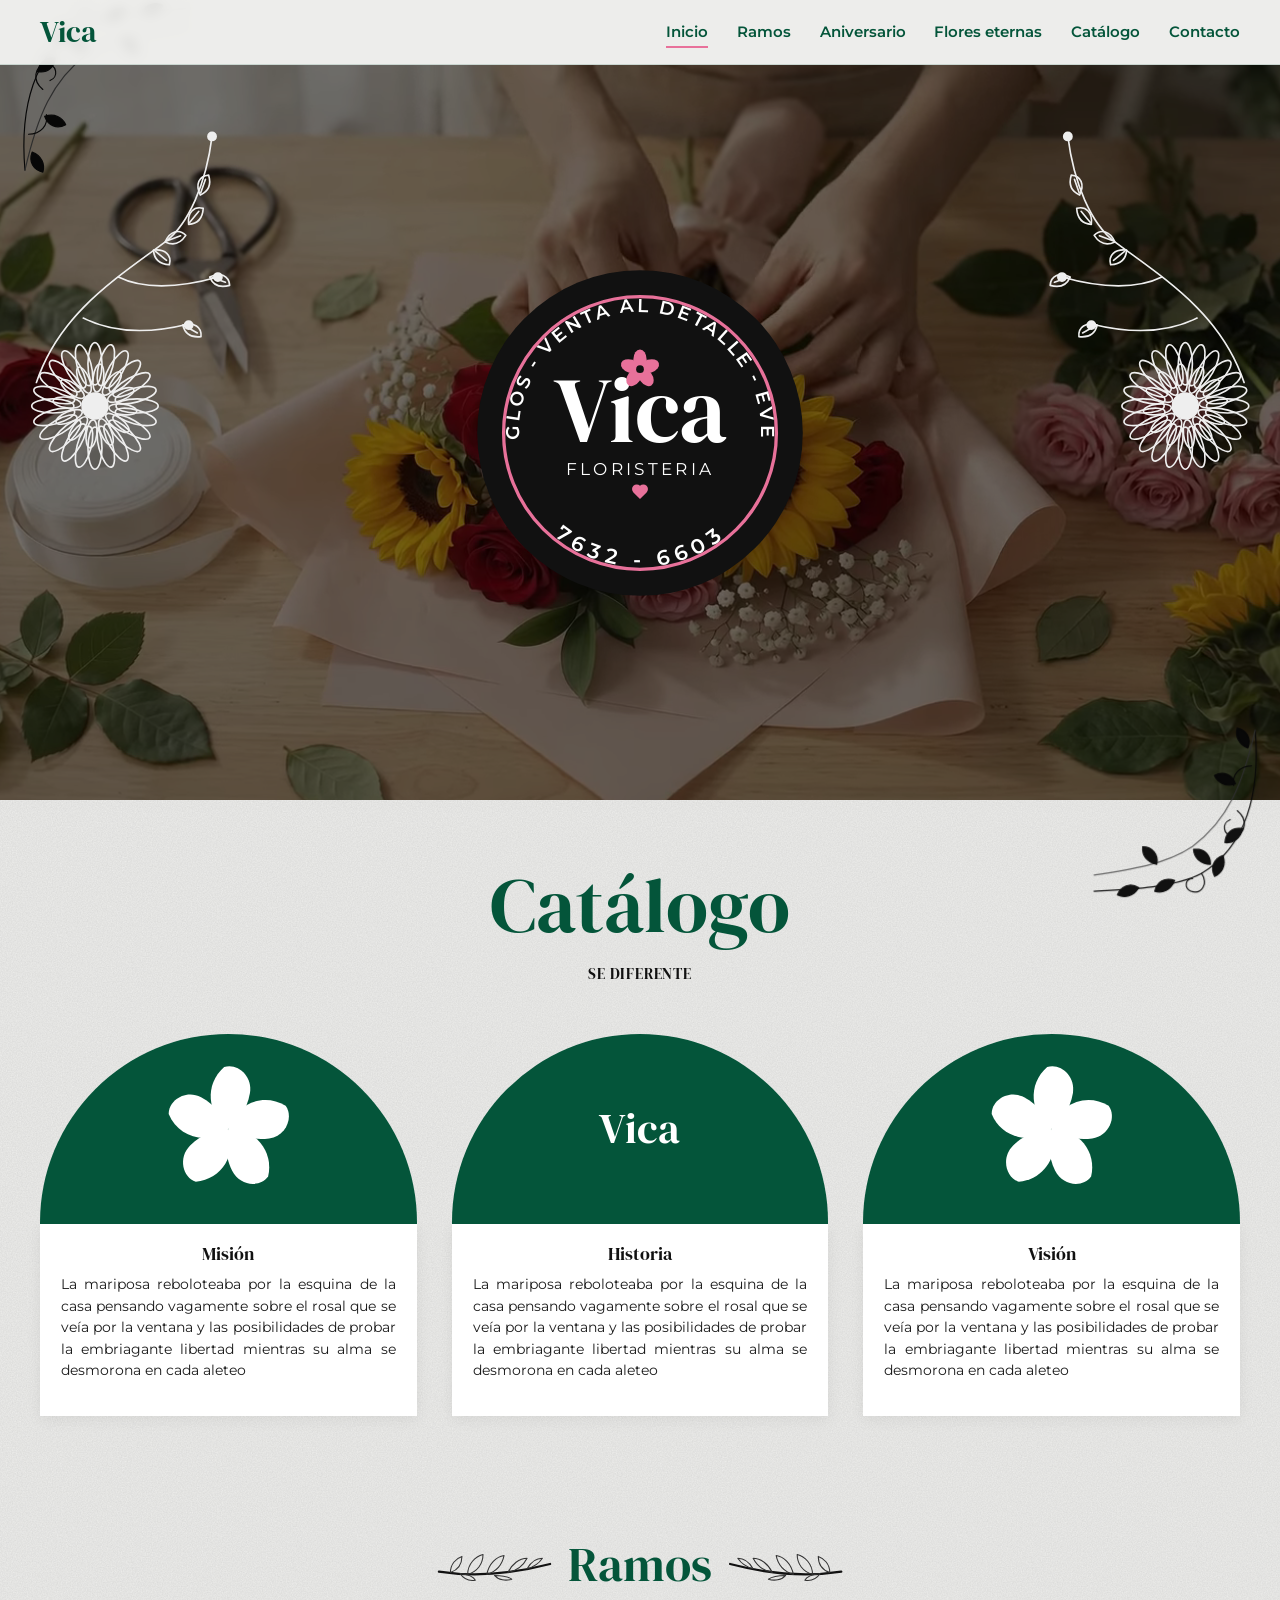
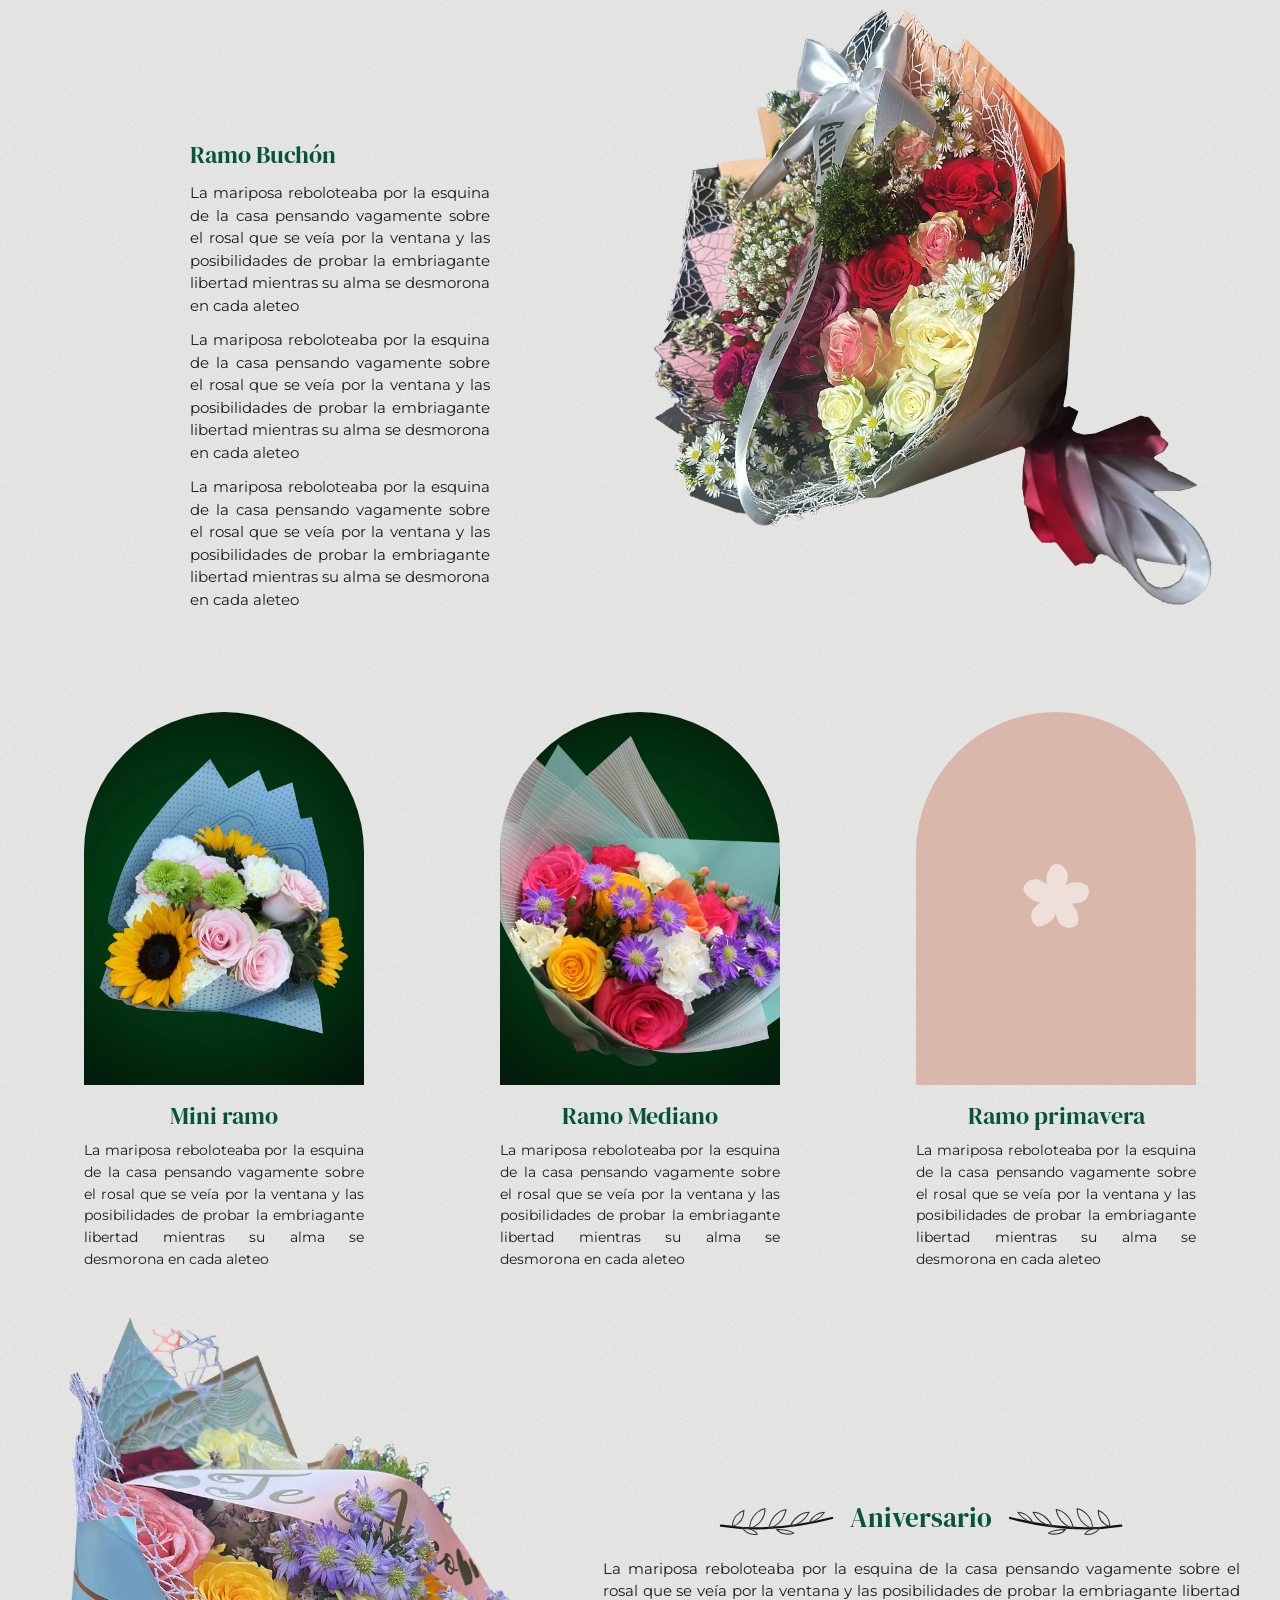
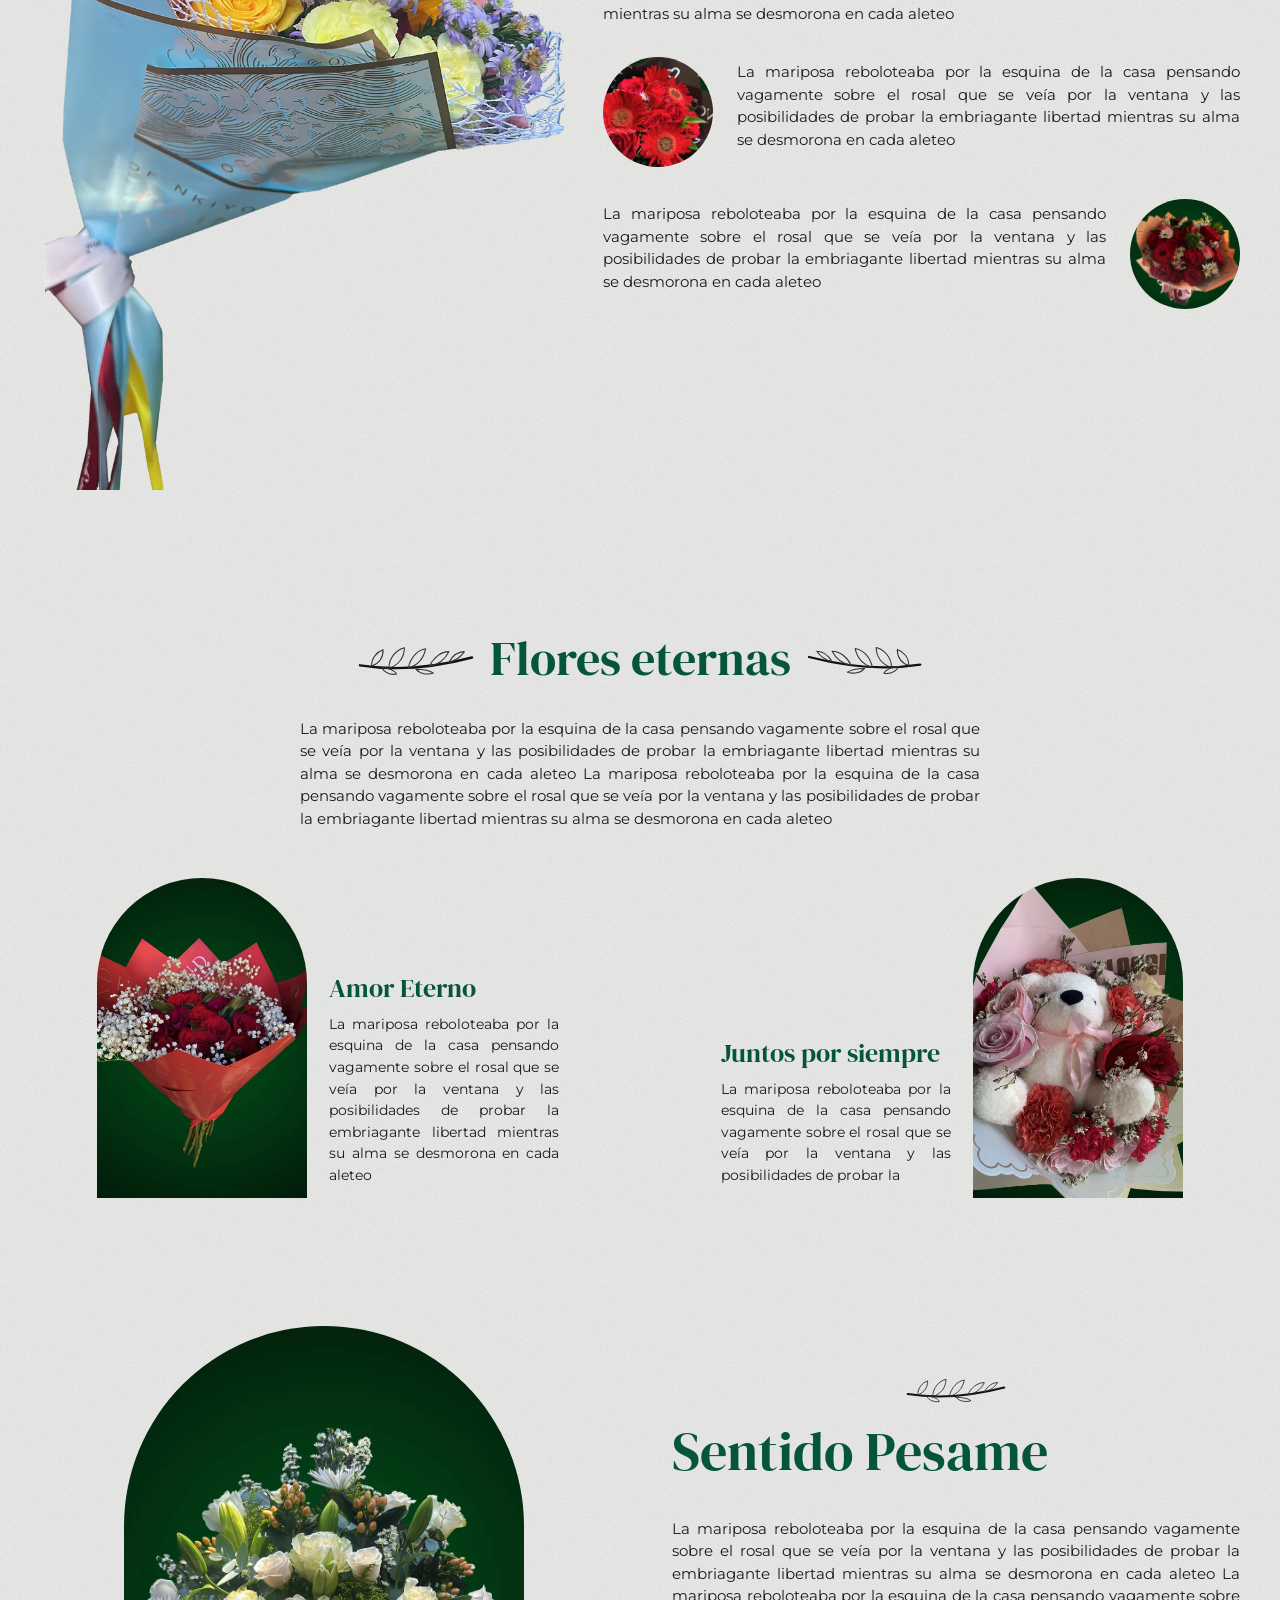
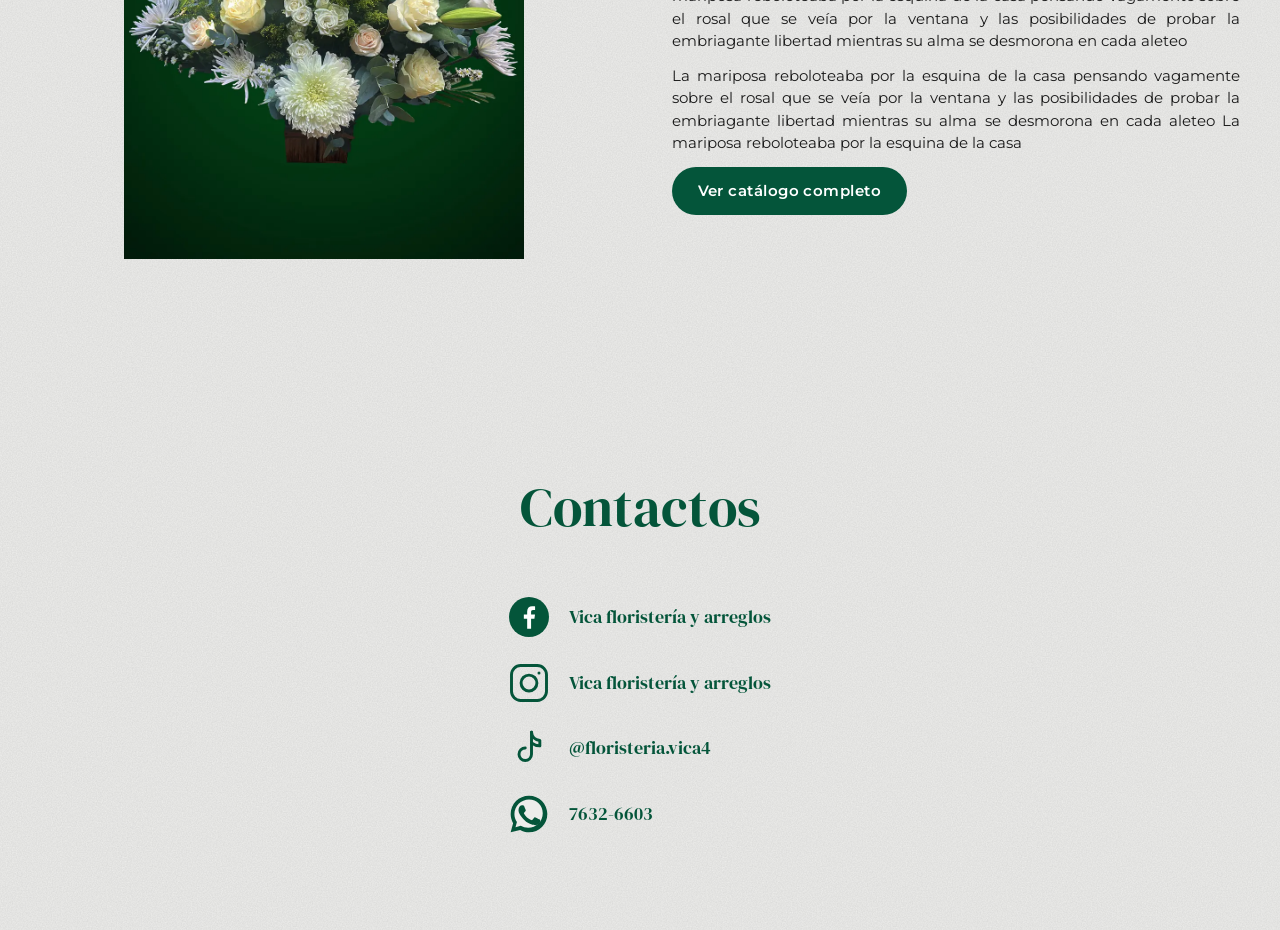
<file: index.html>
<!DOCTYPE html>
<html lang="es">
<head>
  <meta charset="utf-8">
  <meta name="viewport" content="width=device-width, initial-scale=1">
  <title>Vica Floristería</title>
  <meta name="description" content="Vica Floristería: arreglos, venta al detalle y eventos.">
  <link rel="preconnect" href="https://fonts.googleapis.com">
  <link rel="preconnect" href="https://fonts.gstatic.com" crossorigin>
  <link href="https://fonts.googleapis.com/css2?family=DM+Serif+Display&family=Montserrat:wght@400;500;600&display=swap" rel="stylesheet">
  <link rel="stylesheet" href="css/base.css">
  <link rel="stylesheet" href="css/landing.css">
  <script src="js/config.js"></script>
  <script src="js/reveal.js"></script>
  <script src="js/navbar.js" defer></script>
</head>
<body>

<!-- ============ 1. HERO ============ -->
<section class="hero" id="inicio">
  <video class="hero-video" autoplay muted loop playsinline preload="metadata" aria-hidden="true"><source src="assets/video/Hero.webm" type="video/webm"><source src="assets/video/Hero.mp4" type="video/mp4"></video>
  <img class="lateral izq" src="assets/img/ornamentos/lateral.svg" alt="" data-reveal="left">
  <img class="lateral der" src="assets/img/ornamentos/lateral.svg" alt="" data-reveal="right">
  <div class="contenedor">
    <svg class="logo" viewBox="0 0 300 300" role="img" aria-label="Vica Floristería - Arreglos, venta al detalle, eventos - 7632-6603" data-reveal="up">
      <defs>
        <path id="arcoSup" d="M 40 150 A 110 110 0 0 1 260 150"/>
        <path id="arcoInf" d="M 40 150 A 110 110 0 0 0 260 150"/>
      </defs>
      <circle cx="150" cy="150" r="148" fill="#111"/>
      <circle cx="150" cy="150" r="124" fill="none" stroke="#e8719a" stroke-width="3"/>
      <text font-family="Montserrat, sans-serif" font-weight="600" font-size="17" letter-spacing="2.4" fill="#fff">
        <textPath href="#arcoSup" startOffset="50%" text-anchor="middle">ARREGLOS - VENTA AL DETALLE - EVENTOS</textPath>
      </text>
      <text font-family="Montserrat, sans-serif" font-weight="600" font-size="19" letter-spacing="4" fill="#fff" dy="12">
        <textPath href="#arcoInf" startOffset="50%" text-anchor="middle">7632 - 6603</textPath>
      </text>
      <text x="150" y="158" text-anchor="middle" font-family="DM Serif Display, serif" font-size="84" fill="#fff">Vica</text>
      <text x="150" y="188" text-anchor="middle" font-family="Montserrat, sans-serif" font-size="15" letter-spacing="3" fill="#fff">FLORISTERIA</text>
      <g transform="translate(150 92)" fill="#e8719a">
        <ellipse cy="-9" rx="6" ry="9"/><ellipse cy="-9" rx="6" ry="9" transform="rotate(72)"/><ellipse cy="-9" rx="6" ry="9" transform="rotate(144)"/><ellipse cy="-9" rx="6" ry="9" transform="rotate(216)"/><ellipse cy="-9" rx="6" ry="9" transform="rotate(288)"/>
        <circle r="3.500" fill="#111"/>
      </g>
      <path d="M150 210 l-6 -6 a4 4 0 0 1 6 -6 a4 4 0 0 1 6 6z" fill="#e8719a"/>
    </svg>
  </div>
</section>

<section class="presentacion">
  <div class="contenedor">
    <h1 data-reveal="up" style="--delay:.15s"><a href="catalogo.html">Catálogo</a></h1>
    <div class="lema" data-reveal="up" style="--delay:.25s">SE DIFERENTE</div>

    <div class="pilares">
      <article class="pilar" data-reveal="left">
        <div class="arco verde"><img src="assets/img/ornamentos/flor-blanca.svg" alt=""></div>
        <div class="cuerpo">
          <h3>Misión</h3>
          <p>La mariposa reboloteaba por la esquina de la casa pensando vagamente sobre el rosal que se veía por la ventana y las posibilidades de probar la embriagante libertad mientras su alma se desmorona en cada aleteo</p>
        </div>
      </article>
      <article class="pilar" data-reveal="up" style="--delay:.15s">
        <div class="arco verde"><span class="wordmark">Vica</span></div>
        <div class="cuerpo">
          <h3>Historia</h3>
          <p>La mariposa reboloteaba por la esquina de la casa pensando vagamente sobre el rosal que se veía por la ventana y las posibilidades de probar la embriagante libertad mientras su alma se desmorona en cada aleteo</p>
        </div>
      </article>
      <article class="pilar" data-reveal="right" style="--delay:.3s">
        <div class="arco verde"><img src="assets/img/ornamentos/flor-blanca.svg" alt=""></div>
        <div class="cuerpo">
          <h3>Visión</h3>
          <p>La mariposa reboloteaba por la esquina de la casa pensando vagamente sobre el rosal que se veía por la ventana y las posibilidades de probar la embriagante libertad mientras su alma se desmorona en cada aleteo</p>
        </div>
      </article>
    </div>
  </div>
</section>

<!-- ============ 2. RAMOS ============ -->
<section class="ramos" id="ramos">
  <div class="contenedor">
    <div class="titulo-ornado" data-reveal="up">
      <img src="assets/img/ornamentos/ramita.svg" alt=""><h2>Ramos</h2><img src="assets/img/ornamentos/ramita.svg" alt="">
    </div>
    <div class="ramo-destacado">
      <div class="texto" data-reveal="left">
        <h3>Ramo Buchón</h3>
        <p>La mariposa reboloteaba por la esquina de la casa pensando vagamente sobre el rosal que se veía por la ventana y las posibilidades de probar la embriagante libertad mientras su alma se desmorona en cada aleteo</p>
        <p>La mariposa reboloteaba por la esquina de la casa pensando vagamente sobre el rosal que se veía por la ventana y las posibilidades de probar la embriagante libertad mientras su alma se desmorona en cada aleteo</p>
        <p>La mariposa reboloteaba por la esquina de la casa pensando vagamente sobre el rosal que se veía por la ventana y las posibilidades de probar la embriagante libertad mientras su alma se desmorona en cada aleteo</p>
      </div>
      <!-- Imagen: assets/img/secciones/ramo-buchon.webp (PNG/WebP con fondo transparente) -->
      <div class="foto" data-reveal="right">
        <img src="assets/img/secciones/ramo-buchon.webp" alt="Ramo Buchón" onerror="this.parentElement.classList.add('sin-imagen');this.remove()">
      </div>
    </div>
  </div>
</section>

<!-- ============ 3. PRODUCTOS + ANIVERSARIO ============ -->
<section class="productos" id="productos">
  <div class="contenedor">
    <div class="tarjetas-3">
      <article class="tarjeta-ramo" data-reveal="left">
        <a href="producto.html?id=mini-ramo">
          <div class="arco verde"><img src="assets/img/secciones/mini-ramo.webp" alt="Mini ramo" onerror="this.parentElement.classList.add('sin-imagen');this.remove()"></div>
          <h3>Mini ramo</h3>
        </a>
        <p>La mariposa reboloteaba por la esquina de la casa pensando vagamente sobre el rosal que se veía por la ventana y las posibilidades de probar la embriagante libertad mientras su alma se desmorona en cada aleteo</p>
      </article>
      <article class="tarjeta-ramo" data-reveal="up" style="--delay:.15s">
        <a href="producto.html?id=ramo-mediano">
          <div class="arco verde"><img src="assets/img/secciones/ramo-mediano.webp" alt="Ramo Mediano" onerror="this.parentElement.classList.add('sin-imagen');this.remove()"></div>
          <h3>Ramo Mediano</h3>
        </a>
        <p>La mariposa reboloteaba por la esquina de la casa pensando vagamente sobre el rosal que se veía por la ventana y las posibilidades de probar la embriagante libertad mientras su alma se desmorona en cada aleteo</p>
      </article>
      <article class="tarjeta-ramo marco" data-reveal="right" style="--delay:.3s">
        <a href="producto.html?id=ramo-primavera">
          <div class="arco sin-imagen"></div>
          <h3>Ramo primavera</h3>
        </a>
        <p>La mariposa reboloteaba por la esquina de la casa pensando vagamente sobre el rosal que se veía por la ventana y las posibilidades de probar la embriagante libertad mientras su alma se desmorona en cada aleteo</p>
      </article>
    </div>

    <div class="aniversario" id="aniversario">
      <!-- Imagen: assets/img/secciones/aniversario.webp (fondo transparente) -->
      <div class="ilustracion" data-reveal="left">
        <img src="assets/img/secciones/aniversario.webp" alt="Ramo de aniversario" onerror="this.parentElement.classList.add('sin-imagen');this.remove()">
      </div>
      <div>
        <div class="titulo-ornado" data-reveal="up">
          <img src="assets/img/ornamentos/ramita.svg" alt=""><h2>Aniversario</h2><img src="assets/img/ornamentos/ramita.svg" alt="">
        </div>
        <p data-reveal="right">La mariposa reboloteaba por la esquina de la casa pensando vagamente sobre el rosal que se veía por la ventana y las posibilidades de probar la embriagante libertad mientras su alma se desmorona en cada aleteo</p>
        <div class="fila-circulo" data-reveal="right">
          <div class="circulo"><img src="assets/img/secciones/aniversario-1.webp" alt="" onerror="this.parentElement.classList.add('sin-imagen');this.remove()"></div>
          <p>La mariposa reboloteaba por la esquina de la casa pensando vagamente sobre el rosal que se veía por la ventana y las posibilidades de probar la embriagante libertad mientras su alma se desmorona en cada aleteo</p>
        </div>
        <div class="fila-circulo inversa" data-reveal="left">
          <div class="circulo"><img src="assets/img/secciones/aniversario-2.webp" alt="" onerror="this.parentElement.classList.add('sin-imagen');this.remove()"></div>
          <p>La mariposa reboloteaba por la esquina de la casa pensando vagamente sobre el rosal que se veía por la ventana y las posibilidades de probar la embriagante libertad mientras su alma se desmorona en cada aleteo</p>
        </div>
      </div>
    </div>
  </div>
</section>

<!-- ============ 4. FLORES ETERNAS + SENTIDO PÉSAME ============ -->
<section class="eternas" id="flores-eternas">
  <div class="contenedor">
    <div class="titulo-ornado" data-reveal="up">
      <img src="assets/img/ornamentos/ramita.svg" alt=""><h2>Flores eternas</h2><img src="assets/img/ornamentos/ramita.svg" alt="">
    </div>
    <p class="intro" data-reveal="up">La mariposa reboloteaba por la esquina de la casa pensando vagamente sobre el rosal que se veía por la ventana y las posibilidades de probar la embriagante libertad mientras su alma se desmorona en cada aleteo La mariposa reboloteaba por la esquina de la casa pensando vagamente sobre el rosal que se veía por la ventana y las posibilidades de probar la embriagante libertad mientras su alma se desmorona en cada aleteo</p>

    <div class="duo">
      <article class="item-eterno" data-reveal="left">
        <div class="arco"><img src="assets/img/secciones/amor-eterno.webp" alt="Amor Eterno" onerror="this.parentElement.classList.add('sin-imagen');this.remove()"></div>
        <div>
          <h3><a href="producto.html?id=amor-eterno" style="text-decoration:none">Amor Eterno</a></h3>
          <p>La mariposa reboloteaba por la esquina de la casa pensando vagamente sobre el rosal que se veía por la ventana y las posibilidades de probar la embriagante libertad mientras su alma se desmorona en cada aleteo</p>
        </div>
      </article>
      <article class="item-eterno inverso" data-reveal="right">
        <div class="arco"><img src="assets/img/secciones/juntos-por-siempre.webp" alt="Juntos por siempre" onerror="this.parentElement.classList.add('sin-imagen');this.remove()"></div>
        <div>
          <h3><a href="producto.html?id=juntos-por-siempre" style="text-decoration:none">Juntos por siempre</a></h3>
          <p>La mariposa reboloteaba por la esquina de la casa pensando vagamente sobre el rosal que se veía por la ventana y las posibilidades de probar la</p>
        </div>
      </article>
    </div>

    <div class="pesame" id="pesame">
      <div class="arco verde" data-reveal="left">
        <img src="assets/img/secciones/sentido-pesame.webp" alt="Arreglo Sentido Pésame" onerror="this.parentElement.classList.add('sin-imagen');this.remove()">
      </div>
      <div data-reveal="right">
        <img class="ornamento" src="assets/img/ornamentos/ramita.svg" alt="">
        <h2>Sentido Pesame</h2>
        <p>La mariposa reboloteaba por la esquina de la casa pensando vagamente sobre el rosal que se veía por la ventana y las posibilidades de probar la embriagante libertad mientras su alma se desmorona en cada aleteo La mariposa reboloteaba por la esquina de la casa pensando vagamente sobre el rosal que se veía por la ventana y las posibilidades de probar la embriagante libertad mientras su alma se desmorona en cada aleteo</p>
        <p>La mariposa reboloteaba por la esquina de la casa pensando vagamente sobre el rosal que se veía por la ventana y las posibilidades de probar la embriagante libertad mientras su alma se desmorona en cada aleteo La mariposa reboloteaba por la esquina de la casa</p>
        <a class="btn" href="catalogo.html">Ver catálogo completo</a>
      </div>
    </div>
  </div>
</section>

<!-- ============ 5. FOOTER / CONTACTOS ============ -->
<footer class="contactos" id="contactos">
  <img class="esquina sup" src="assets/img/ornamentos/esquina.svg" alt="">
  <img class="esquina inf" src="assets/img/ornamentos/esquina.svg" alt="">
  <div class="contenedor">
    <h2 data-reveal="up">Contactos</h2>
    <div class="lista-contacto">
      <a id="lnk-fb" href="#" target="_blank" rel="noopener" data-reveal="left"><img src="assets/icons/facebook.svg" alt="Facebook"><span>Vica floristería y arreglos</span></a>
      <a id="lnk-ig" href="#" target="_blank" rel="noopener" data-reveal="right" style="--delay:.15s"><img src="assets/icons/instagram.svg" alt="Instagram"><span>Vica floristería y arreglos</span></a>
      <a id="lnk-tt" href="#" target="_blank" rel="noopener" data-reveal="left" style="--delay:.22s"><img src="assets/icons/tiktok.svg" alt="TikTok"><span>@floristeria.vica4</span></a>
      <a id="lnk-wa" href="#" target="_blank" rel="noopener" data-reveal="left" style="--delay:.3s"><img src="assets/icons/whatsapp.svg" alt="WhatsApp"><span>7632-6603</span></a>
    </div>
  </div>
</footer>

<script>
  document.getElementById("lnk-fb").href = VICA.facebook;
  document.getElementById("lnk-ig").href = VICA.instagram;
  document.getElementById("lnk-tt").href = VICA.tiktok;
  document.getElementById("lnk-wa").href = VICA.waLink("Hola Vica, quisiera información sobre sus arreglos.");
</script>
</body>
</html>
</file>
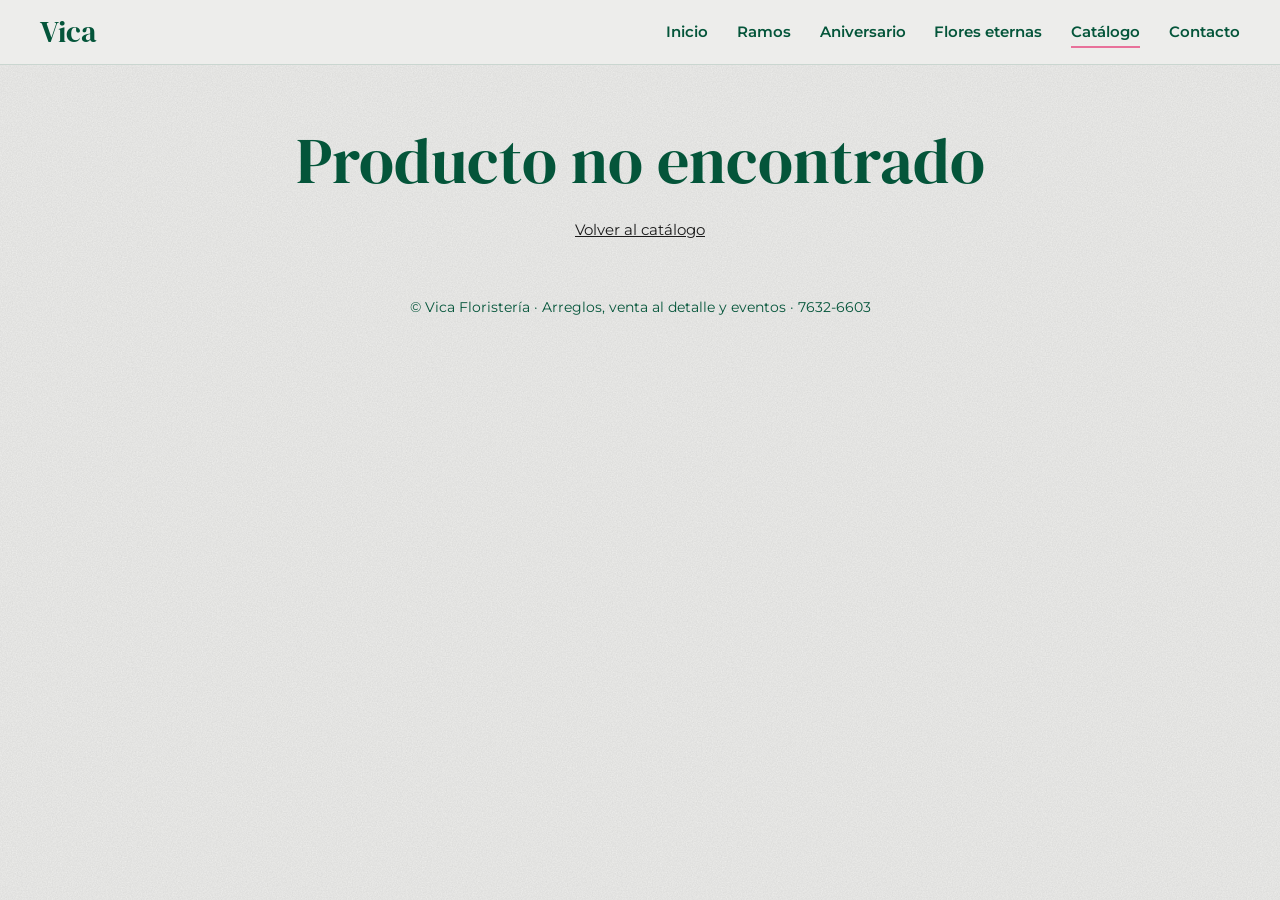
<file: producto.html>
<!DOCTYPE html>
<html lang="es">
<head>
  <meta charset="utf-8">
  <meta name="viewport" content="width=device-width, initial-scale=1">
  <title>Producto | Vica Floristería</title>
  <link rel="preconnect" href="https://fonts.googleapis.com">
  <link rel="preconnect" href="https://fonts.gstatic.com" crossorigin>
  <link href="https://fonts.googleapis.com/css2?family=DM+Serif+Display&family=Montserrat:wght@400;500;600&display=swap" rel="stylesheet">
  <link rel="stylesheet" href="css/base.css">
  <link rel="stylesheet" href="css/catalogo.css">
</head>
<body>

<main class="contenedor" id="contenido"></main>

<div class="pie">© Vica Floristería · Arreglos, venta al detalle y eventos · 7632-6603</div>
<script src="js/config.js"></script>
<script src="js/navbar.js"></script>
<script src="js/producto.js"></script>
</body>
</html>
</file>
<file: css/base.css>
:root {
  --verde: #04553a;
  --rosa: #e8719a;
  --negro: #111;
  --papel: #ededeb;
  --nude: #d9b8ab;
  --blanco: #fff;
  --texto: #1b1b1b;
  --f-titulo: "DM Serif Display", "Playfair Display", Georgia, serif;
  --f-texto: "Montserrat", system-ui, sans-serif;
  --ancho: 1200px;
}

*, *::before, *::after { box-sizing: border-box; }
html { scroll-behavior: smooth; }
body {
  margin: 0;
  font-family: var(--f-texto);
  font-size: 15px;
  line-height: 1.5;
  color: var(--texto);
  background-color: var(--papel);
  /* textura de papel reciclado (ruido SVG) */
  background-image: url("data:image/svg+xml;utf8,<svg xmlns='http://www.w3.org/2000/svg' width='300' height='300'><filter id='n'><feTurbulence type='fractalNoise' baseFrequency='.8' numOctaves='3' stitchTiles='stitch'/><feColorMatrix values='0 0 0 0 0.3  0 0 0 0 0.3  0 0 0 0 0.3  0 0 0 .22 0'/></filter><rect width='100%' height='100%' filter='url(%23n)'/></svg>");
}
img { max-width: 100%; display: block; }
a { color: inherit; }
h1, h2, h3 { font-family: var(--f-titulo); color: var(--verde); font-weight: 400; margin: 0; }
p { margin: 0 0 .8em; text-align: justify; }
.contenedor { width: min(var(--ancho), 100% - 3rem); margin-inline: auto; }

/* Título con ramitas a los lados */
.titulo-ornado { display: flex; align-items: center; justify-content: center; gap: 1rem; }
.titulo-ornado h2 { font-size: clamp(2rem, 4vw, 3rem); }
.titulo-ornado img { width: clamp(70px, 9vw, 120px); }
.titulo-ornado img:last-child { transform: scaleX(-1); }

/* Marco con arco superior + placeholder cuando falta la imagen */
.arco {
  position: relative;
  overflow: hidden;
  border-radius: 999px 999px 0 0;
  background: var(--nude);
}
.arco.verde { background: var(--verde); }
.arco img { width: 100%; height: 100%; object-fit: cover; }
.sin-imagen::after {
  content: "";
  position: absolute; inset: 0;
  background: url("../assets/img/ornamentos/flor-blanca.svg") center / 28% no-repeat;
  opacity: .55;
}
.circulo { border-radius: 50%; overflow: hidden; position: relative; background: var(--nude); }
.circulo img { width: 100%; height: 100%; object-fit: cover; }

/* Botones */
.btn {
  display: inline-block;
  padding: .8rem 1.6rem;
  background: var(--verde);
  color: var(--blanco);
  border-radius: 999px;
  text-decoration: none;
  font-weight: 600;
  letter-spacing: .03em;
  transition: transform .2s, background .2s;
}
.btn:hover { background: #033d2a; transform: translateY(-2px); }

/* Animaciones de scroll: solo escritorio (reveal.js agrega .reveal-on) */
.reveal-on [data-reveal] {
  opacity: 0;
  transition: opacity .9s ease-out, transform .9s ease-out;
  transition-delay: var(--delay, 0s);
}
.reveal-on [data-reveal="left"]  { transform: translateX(-80px); }
.reveal-on [data-reveal="right"] { transform: translateX(80px); }
.reveal-on [data-reveal="up"]    { transform: translateY(40px); }
.reveal-on [data-reveal].visible { opacity: 1; transform: none; }

/* Navbar fija (se inyecta desde js/navbar.js en todas las páginas) */
html { scroll-padding-top: 72px; }
.navbar {
  position: sticky; top: 0; z-index: 100;
  background: rgba(237, 237, 235, .94);
  backdrop-filter: blur(6px);
  border-bottom: 1px solid rgba(4, 85, 58, .15);
}
.navbar .contenedor { display: flex; align-items: center; justify-content: space-between; min-height: 64px; }
.navbar .marca { font-family: var(--f-titulo); font-size: 1.9rem; color: var(--verde); text-decoration: none; line-height: 1; }
.navbar ul { display: flex; gap: 1.8rem; list-style: none; margin: 0; padding: 0; }
.navbar ul a { text-decoration: none; color: var(--verde); font-weight: 600; padding: .3rem 0; border-bottom: 2px solid transparent; }
.navbar ul a:hover, .navbar ul a.activo { border-bottom-color: var(--rosa); }
.navbar .burger { display: none; background: none; border: 0; padding: .5rem; cursor: pointer; }
.navbar .burger span { display: block; width: 24px; height: 2px; background: var(--verde); margin: 5px 0; transition: transform .25s, opacity .25s; }
.navbar.abierto .burger span:nth-child(1) { transform: translateY(7px) rotate(45deg); }
.navbar.abierto .burger span:nth-child(2) { opacity: 0; }
.navbar.abierto .burger span:nth-child(3) { transform: translateY(-7px) rotate(-45deg); }

.pie { text-align: center; padding: 2rem 1rem; color: var(--verde); font-size: .9rem; }

@media (max-width: 768px) {
  body { font-size: 16px; }
  .contenedor { width: calc(100% - 2rem); }
  .titulo-ornado img { width: 56px; }
  .navbar .burger { display: block; }
  .navbar ul {
    display: none; position: absolute; top: 100%; left: 0; right: 0;
    flex-direction: column; gap: 0; padding: .5rem 1rem 1rem;
    background: var(--papel); border-bottom: 1px solid rgba(4, 85, 58, .15);
  }
  .navbar.abierto ul { display: flex; }
  .navbar ul a { display: block; padding: .8rem 0; border-bottom: 1px solid rgba(4, 85, 58, .1); }
  [data-reveal] { opacity: 1 !important; transform: none !important; transition: none !important; }
}
@media (prefers-reduced-motion: reduce) {
  [data-reveal] { opacity: 1 !important; transform: none !important; transition: none !important; }
  html { scroll-behavior: auto; }
}

/* Zoom al pasar el cursor sobre las imágenes */
.arco img, .circulo img, .ilustracion img, .ramo-destacado .foto img { transition: transform .5s ease; }
@media (hover: hover) {
  .arco:hover img, .circulo:hover img, .ilustracion:hover img { transform: scale(1.08); }
  .ramo-destacado .foto:hover img { transform: rotate(-45deg) scale(1.22); }
}
@media (prefers-reduced-motion: reduce) {
  .arco img, .circulo img, .ilustracion img, .ramo-destacado .foto img { transition: none; }
}
</file>
<file: css/landing.css>
section { position: relative; overflow: hidden; }

/* ---------- 1. HERO ---------- */
.hero { position: relative; overflow: hidden; padding: 5rem 0; text-align: center; display: flex; align-items: center; min-height: calc(1.5 * (10rem + clamp(220px, 26vw, 330px))); }
.hero-video { position: absolute; inset: 0; width: 100%; height: 100%; object-fit: cover; z-index: 0; }
.hero::before { content: ""; position: absolute; inset: 0; background: rgba(0, 0, 0, .55); z-index: 1; pointer-events: none; }
.hero .contenedor { position: relative; z-index: 2; }
.hero .lateral { z-index: 2; filter: invert(1); }
@media (prefers-reduced-motion: reduce) { .hero-video { display: none; } }
.hero .lateral { position: absolute; top: 3rem; width: clamp(180px, 22vw, 300px); }
.hero .lateral.izq { left: 1%; }
.hero .lateral.der { right: 1%; transform: scaleX(-1); }
.hero .logo { width: clamp(220px, 26vw, 330px); margin: 0 auto; display: block; }
.presentacion { padding: 2rem 0 5rem; text-align: center; }
.presentacion h1 { font-size: clamp(3rem, 6vw, 4.8rem); margin-top: 1rem; }
.presentacion h1 a { text-decoration: none; }
.presentacion .lema { font-family: var(--f-titulo); font-size: .95rem; letter-spacing: .05em; color: var(--negro); }
.pilares { display: grid; grid-template-columns: repeat(3, 1fr); gap: 2.2rem; margin-top: 3rem; position: relative; }
/* El contenedor es transparente: solo el cuerpo es blanco, así las esquinas del arco muestran el fondo global */
.pilar { background: transparent; }
.pilar .arco { height: 190px; display: grid; place-items: center; }
.pilar .cuerpo { background: var(--blanco); box-shadow: 0 4px 14px rgba(0, 0, 0, .06); }
.pilar .arco img { width: 38%; height: auto; object-fit: contain; }
.pilar .arco .wordmark { font-family: var(--f-titulo); color: #fff; font-size: 2.6rem; }
.pilar .cuerpo { padding: 1rem 1.3rem 1.4rem; text-align: center; }
.pilar h3 { font-family: var(--f-titulo); color: var(--negro); font-size: 1.15rem; margin-bottom: .4rem; }
.pilar p { font-size: .9rem; }

/* ---------- 2. RAMOS ---------- */
.ramos { padding: 2rem 0 0; }
.ramo-destacado { display: grid; grid-template-columns: 1fr 1fr; align-items: center; margin-top: 5rem; }
.ramo-destacado .texto { max-width: 300px; padding: 0; margin: 0 auto; }
.ramo-destacado h3 { font-size: 1.5rem; margin-bottom: .6rem; }
.ramo-destacado .foto { position: relative; aspect-ratio: 1 / 1; max-width: 700px; margin: 0 auto; }
.ramo-destacado .foto img { width: 100%; height: 100%; object-fit: contain; object-position: center; transform: rotate(-45deg) scale(1.12); }

/* ---------- 3. PRODUCTOS + ANIVERSARIO ---------- */
.productos { padding: 2rem 0 5rem; }
.tarjetas-3 { display: grid; grid-template-columns: repeat(3, 1fr); gap: 3rem; justify-items: center; }
.tarjeta-ramo { max-width: 280px; text-align: center; }
.tarjeta-ramo .arco { aspect-ratio: 3 / 4; width: 100%; }
.tarjeta-ramo.marco .arco { border-radius: 999px 999px 0 0; padding: 1.8rem 1.8rem 0; display: block; }
.tarjeta-ramo.marco .arco img { border-radius: 0; }
.tarjeta-ramo h3 { font-size: 1.5rem; margin: .8rem 0 .4rem; }
.tarjeta-ramo a { text-decoration: none; }
.tarjeta-ramo p { font-size: .9rem; }

.aniversario { display: grid; grid-template-columns: 1fr 1.2fr; gap: 2rem; align-items: center; margin-top: 2rem; }
.aniversario .ilustracion { position: relative; aspect-ratio: 2 / 3; width: 100%; max-width: 520px; margin: 0 auto; }
.aniversario .ilustracion img { width: 100%; height: 100%; object-fit: contain; object-position: center; }
.aniversario .titulo-ornado { margin-bottom: 1.2rem; }
.aniversario .titulo-ornado h2 { font-size: 1.7rem; }
.fila-circulo { display: flex; align-items: center; gap: 1.5rem; margin-top: 2rem; }
.fila-circulo .circulo { flex: 0 0 110px; height: 110px; }
.fila-circulo.inversa { flex-direction: row-reverse; }

/* ---------- 4. FLORES ETERNAS + PÉSAME ---------- */
.eternas { padding: 3rem 0 4rem; }
.eternas .intro { margin: 1.5rem auto 3rem; max-width: 680px; }
.duo { display: grid; grid-template-columns: 1fr 1fr; gap: 3rem; }
.item-eterno { display: flex; align-items: flex-end; justify-content: center; gap: 1.4rem; }
.item-eterno > div:not(.arco) { max-width: 230px; }
.item-eterno .arco { flex: 0 0 210px; height: 320px; }
.item-eterno.inverso { flex-direction: row-reverse; }
.item-eterno h3 { font-size: 1.6rem; margin-bottom: .4rem; }
.item-eterno p { font-size: .9rem; }

.pesame { display: grid; grid-template-columns: 1fr 1fr; gap: 4rem; align-items: center; padding: 8rem 0 5rem; }
.pesame .arco { aspect-ratio: 3 / 4; max-width: 400px; margin: 0 auto; }
.pesame .ornamento { display: block; margin: 0 auto .4rem; width: 100px; }
.pesame h2 { font-size: clamp(2.4rem, 4.4vw, 3.4rem); margin-bottom: 1.6rem; }

/* ---------- 5. CONTACTOS ---------- */
.contactos { padding: 4rem 0 6rem; text-align: center; min-height: 420px; }
.contactos h2 { font-size: clamp(2.4rem, 4.4vw, 3.4rem); margin-bottom: 3rem; }
.contactos .esquina { position: absolute; width: clamp(120px, 14vw, 180px); }
.contactos .esquina.sup { top: 0; left: 1rem; }
.contactos .esquina.inf { bottom: 0; right: 1rem; transform: rotate(180deg); }
.lista-contacto { display: inline-flex; flex-direction: column; gap: 1.6rem; text-align: left; }
.lista-contacto a { display: flex; align-items: center; gap: 1.2rem; text-decoration: none; font-family: var(--f-titulo); color: var(--verde); font-size: 1.15rem; }
.lista-contacto img { width: 40px; height: 40px; }

/* ---------- MÓVIL ---------- */
@media (max-width: 768px) {
  .hero { padding-bottom: 3rem; min-height: calc(1.5 * (8rem + 220px)); }
  .hero .lateral { width: 90px; top: 2rem; opacity: .8; }
  .pilares, .tarjetas-3, .duo { grid-template-columns: 1fr; gap: 2rem; }
  .pilares { margin-top: 3rem; }
  .ramos { padding-top: 3rem; }
  .ramo-destacado, .aniversario, .pesame { grid-template-columns: 1fr; gap: 1.5rem; }
  .ramo-destacado { margin-top: 4rem; min-height: 0; }
  .ramo-destacado .texto { padding: 0; max-width: none; order: 2; }
  .ramo-destacado .foto { order: 1; margin: 0 auto; }
  .aniversario .ilustracion { max-width: 340px; margin: 0 auto; }
  .fila-circulo.inversa { flex-direction: row; }
  .item-eterno, .item-eterno.inverso { flex-direction: row; }
  .item-eterno { gap: 1rem; align-items: center; justify-content: flex-start; }
  .item-eterno .arco { flex: 0 0 125px; height: 190px; }
  .item-eterno > div:not(.arco) { max-width: none; flex: 1; min-width: 0; }
  .item-eterno h3 { font-size: 1.3rem; }
  .item-eterno p { font-size: .85rem; text-align: left; }
  .pesame .arco { margin: 0 auto; width: 100%; }
  .contactos .esquina { width: 90px; }
  .tarjeta-ramo { max-width: 320px; }
}
</file>
<file: css/catalogo.css>
.pagina-titulo { text-align: center; padding: 3rem 0 1.5rem; }
.pagina-titulo h1 { font-size: clamp(2.6rem, 6vw, 4rem); }
.pagina-titulo p { text-align: center; margin: .6rem 0 0; }

.filtros { display: flex; flex-wrap: wrap; justify-content: center; gap: .6rem; margin: 1.5rem 0 3rem; }
.filtros button {
  font: inherit; font-weight: 600; cursor: pointer;
  padding: .55rem 1.2rem; border-radius: 999px;
  border: 1.5px solid var(--verde); background: transparent; color: var(--verde);
  transition: background .2s, color .2s;
}
.filtros button:hover, .filtros button.activo { background: var(--verde); color: #fff; }

.grilla { display: grid; grid-template-columns: repeat(auto-fill, minmax(230px, 1fr)); gap: 2.5rem 2rem; padding-bottom: 5rem; }
.item { text-align: center; text-decoration: none; display: block; transition: transform .25s; }
.item:hover { transform: translateY(-6px); }
.item .arco { aspect-ratio: 3 / 4; width: 100%; }
.item h3 { font-size: 1.35rem; margin-top: .8rem; }
.item small { color: #555; }
.vacio { grid-column: 1 / -1; text-align: center; padding: 3rem 0; }

/* Detalle de producto */
.detalle { display: grid; grid-template-columns: 1fr 1fr; gap: 4rem; align-items: center; padding: 3rem 0 5rem; }
.detalle .galeria .arco { aspect-ratio: 3 / 4; max-width: 440px; margin: 0 auto; }
.detalle .scroll-fotos { position: absolute; inset: 0; display: flex; overflow-x: auto; overflow-y: hidden; scroll-snap-type: x mandatory; scrollbar-width: thin; scrollbar-color: var(--verde) transparent; }
.detalle .scroll-fotos img { display: block; flex: 0 0 100%; width: 100%; height: 100%; object-fit: cover; scroll-snap-align: start; }
.detalle .cat { font-weight: 600; color: var(--rosa); text-transform: uppercase; letter-spacing: .08em; font-size: .85rem; }
.detalle h1 { font-size: clamp(2.2rem, 4.4vw, 3.2rem); margin: .3rem 0 1rem; }
.detalle .descripcion { font-size: 1.05rem; }
.detalle .acciones { display: flex; gap: .8rem; flex-wrap: wrap; margin-top: 1.5rem; }
.btn.sec { background: transparent; color: var(--verde); border: 1.5px solid var(--verde); }
.btn.sec:hover { background: var(--verde); color: #fff; }
.relacionados { padding-bottom: 5rem; }
.relacionados h2 { text-align: center; font-size: 2rem; margin-bottom: 2rem; }

@media (max-width: 768px) {
  .grilla { grid-template-columns: repeat(2, 1fr); gap: 1.8rem 1rem; }
  .item h3 { font-size: 1.05rem; }
  .detalle { grid-template-columns: 1fr; gap: 1.8rem; padding-top: 1.5rem; }
  .cabecera nav { gap: 1rem; font-size: .85rem; }
  .cabecera .marca { font-size: 1.4rem; }
}

/* Sin zoom al pasar el cursor en las imágenes del catálogo y del detalle */
.item .arco img, .detalle .arco img { transition: none; }
.item .arco:hover img, .detalle .arco:hover img { transform: none; }
</file>
